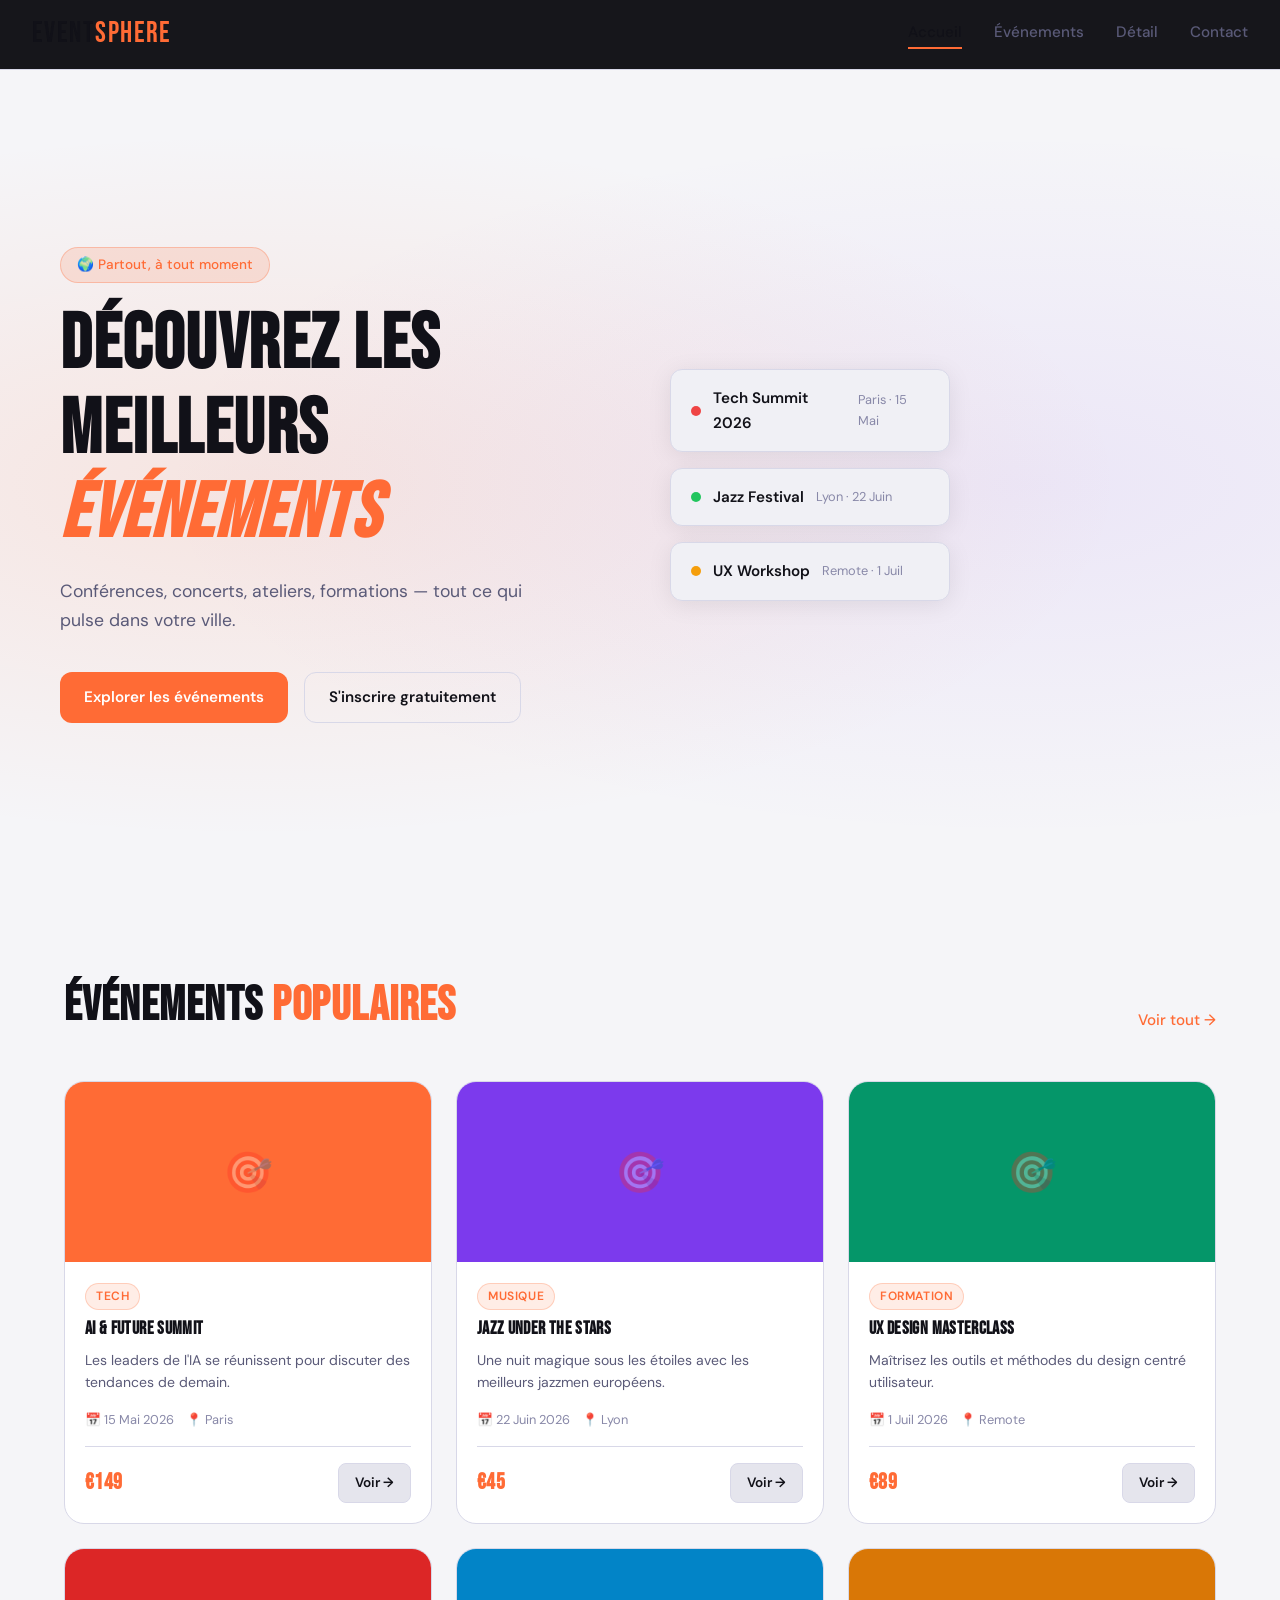
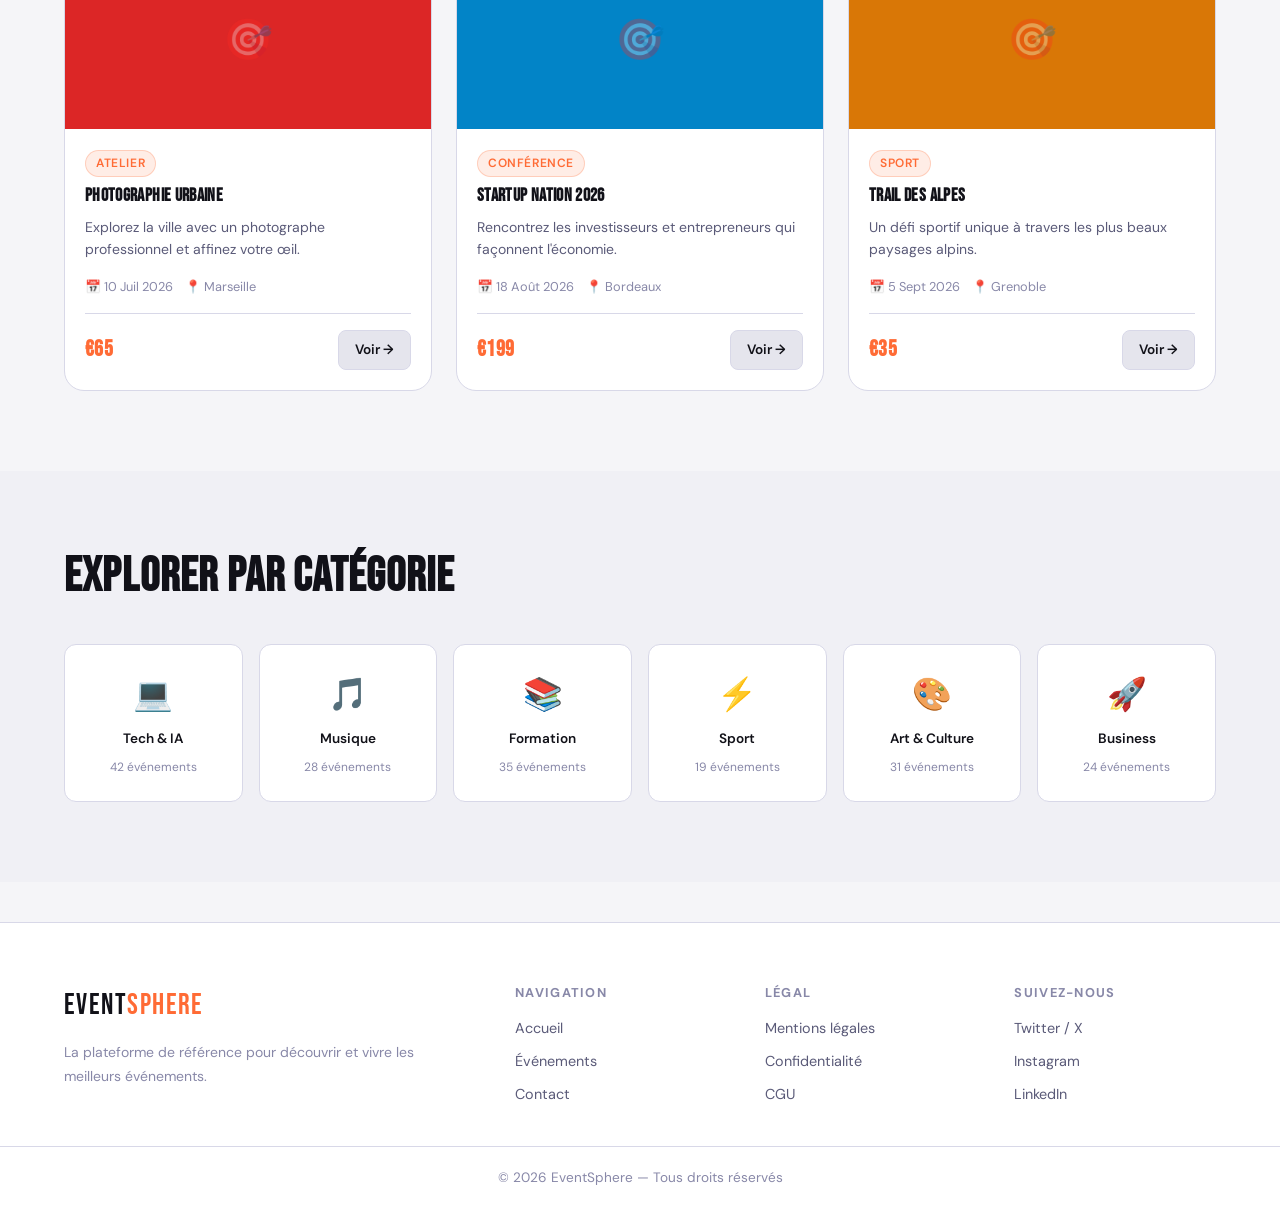
<file: eventsphere/index.html>
<!DOCTYPE html>
<html lang="fr">
<head>
  <meta charset="UTF-8">
  <title>EventSphere</title>
  <meta name="viewport" content="width=device-width, initial-scale=1.0">
  <link rel="preconnect" href="https://fonts.googleapis.com">
  <link rel="preconnect" href="https://fonts.gstatic.com" crossorigin>
  <link href="https://fonts.googleapis.com/css2?family=Bebas+Neue&family=DM+Sans:ital,wght@0,300;0,400;0,500;0,700;1,300&display=swap" rel="stylesheet">
  <link rel="stylesheet" href="css/style.css">
  <link rel="stylesheet" href="css/layout.css">
  <link rel="stylesheet" href="css/components.css">
  <link rel="stylesheet" href="css/responsive.css">
</head>
<body>

<header class="header">
  <div class="logo">Event<span>Sphere</span></div>
  <nav class="nav" id="nav">
    <a href="index.html" class="active">Accueil</a>
    <a href="events.html">Événements</a>
    <a href="event-details.html">Détail</a>
    <a href="contact.html">Contact</a>
  </nav>
  <button class="burger" id="burger" aria-label="Menu">
    <span></span><span></span><span></span>
  </button>
</header>

<section class="hero">
  <div class="hero-bg"></div>
  <div class="hero-content">
    <p class="hero-tag">🌍 Partout, à tout moment</p>
    <h1>Découvrez les meilleurs <em>événements</em></h1>
    <p class="hero-sub">Conférences, concerts, ateliers, formations — tout ce qui pulse dans votre ville.</p>
    <div class="hero-actions">
      <a href="events.html" class="btn btn-primary">Explorer les événements</a>
      <a href="contact.html" class="btn btn-ghost">S'inscrire gratuitement</a>
    </div>
  </div>
  <div class="hero-visual">
    <div class="hero-card floating">
      <div class="hc-dot red"></div>
      <strong>Tech Summit 2026</strong>
      <span>Paris · 15 Mai</span>
    </div>
    <div class="hero-card floating delay-1">
      <div class="hc-dot green"></div>
      <strong>Jazz Festival</strong>
      <span>Lyon · 22 Juin</span>
    </div>
    <div class="hero-card floating delay-2">
      <div class="hc-dot yellow"></div>
      <strong>UX Workshop</strong>
      <span>Remote · 1 Juil</span>
    </div>
  </div>
</section>

<section class="section popular">
  <div class="container">
    <div class="section-header">
      <h2>Événements <span>populaires</span></h2>
      <a href="events.html" class="link-more">Voir tout →</a>
    </div>
    <div class="event-grid">
      <div class="card" onclick="location.href='event-details.html'">
        <div class="card-img" style="background:#ff6b35;"></div>
        <div class="card-body">
          <span class="tag">Tech</span>
          <h3>AI & Future Summit</h3>
          <p>Les leaders de l'IA se réunissent pour discuter des tendances de demain.</p>
          <div class="card-meta">
            <span>📅 15 Mai 2026</span>
            <span>📍 Paris</span>
          </div>
          <div class="card-footer">
            <strong class="price">€149</strong>
            <a href="event-details.html" class="btn btn-sm">Voir →</a>
          </div>
        </div>
      </div>
      <div class="card" onclick="location.href='event-details.html'">
        <div class="card-img" style="background:#7c3aed;"></div>
        <div class="card-body">
          <span class="tag">Musique</span>
          <h3>Jazz Under The Stars</h3>
          <p>Une nuit magique sous les étoiles avec les meilleurs jazzmen européens.</p>
          <div class="card-meta">
            <span>📅 22 Juin 2026</span>
            <span>📍 Lyon</span>
          </div>
          <div class="card-footer">
            <strong class="price">€45</strong>
            <a href="event-details.html" class="btn btn-sm">Voir →</a>
          </div>
        </div>
      </div>
      <div class="card" onclick="location.href='event-details.html'">
        <div class="card-img" style="background:#059669;"></div>
        <div class="card-body">
          <span class="tag">Formation</span>
          <h3>UX Design Masterclass</h3>
          <p>Maîtrisez les outils et méthodes du design centré utilisateur.</p>
          <div class="card-meta">
            <span>📅 1 Juil 2026</span>
            <span>📍 Remote</span>
          </div>
          <div class="card-footer">
            <strong class="price">€89</strong>
            <a href="event-details.html" class="btn btn-sm">Voir →</a>
          </div>
        </div>
      </div>
      <div class="card" onclick="location.href='event-details.html'">
        <div class="card-img" style="background:#dc2626;"></div>
        <div class="card-body">
          <span class="tag">Atelier</span>
          <h3>Photographie Urbaine</h3>
          <p>Explorez la ville avec un photographe professionnel et affinez votre œil.</p>
          <div class="card-meta">
            <span>📅 10 Juil 2026</span>
            <span>📍 Marseille</span>
          </div>
          <div class="card-footer">
            <strong class="price">€65</strong>
            <a href="event-details.html" class="btn btn-sm">Voir →</a>
          </div>
        </div>
      </div>
      <div class="card" onclick="location.href='event-details.html'">
        <div class="card-img" style="background:#0284c7;"></div>
        <div class="card-body">
          <span class="tag">Conférence</span>
          <h3>Startup Nation 2026</h3>
          <p>Rencontrez les investisseurs et entrepreneurs qui façonnent l'économie.</p>
          <div class="card-meta">
            <span>📅 18 Août 2026</span>
            <span>📍 Bordeaux</span>
          </div>
          <div class="card-footer">
            <strong class="price">€199</strong>
            <a href="event-details.html" class="btn btn-sm">Voir →</a>
          </div>
        </div>
      </div>
      <div class="card" onclick="location.href='event-details.html'">
        <div class="card-img" style="background:#d97706;"></div>
        <div class="card-body">
          <span class="tag">Sport</span>
          <h3>Trail des Alpes</h3>
          <p>Un défi sportif unique à travers les plus beaux paysages alpins.</p>
          <div class="card-meta">
            <span>📅 5 Sept 2026</span>
            <span>📍 Grenoble</span>
          </div>
          <div class="card-footer">
            <strong class="price">€35</strong>
            <a href="event-details.html" class="btn btn-sm">Voir →</a>
          </div>
        </div>
      </div>
    </div>
  </div>
</section>

<section class="section categories">
  <div class="container">
    <h2>Explorer par <span>catégorie</span></h2>
    <div class="cat-grid">
      <a href="events.html?cat=tech" class="cat-card">
        <div class="cat-icon">💻</div>
        <strong>Tech & IA</strong>
        <span>42 événements</span>
      </a>
      <a href="events.html?cat=music" class="cat-card">
        <div class="cat-icon">🎵</div>
        <strong>Musique</strong>
        <span>28 événements</span>
      </a>
      <a href="events.html?cat=formation" class="cat-card">
        <div class="cat-icon">📚</div>
        <strong>Formation</strong>
        <span>35 événements</span>
      </a>
      <a href="events.html?cat=sport" class="cat-card">
        <div class="cat-icon">⚡</div>
        <strong>Sport</strong>
        <span>19 événements</span>
      </a>
      <a href="events.html?cat=art" class="cat-card">
        <div class="cat-icon">🎨</div>
        <strong>Art & Culture</strong>
        <span>31 événements</span>
      </a>
      <a href="events.html?cat=business" class="cat-card">
        <div class="cat-icon">🚀</div>
        <strong>Business</strong>
        <span>24 événements</span>
      </a>
    </div>
  </div>
</section>

<footer class="footer">
  <div class="container footer-grid">
    <div class="footer-brand">
      <div class="logo">Event<span>Sphere</span></div>
      <p>La plateforme de référence pour découvrir et vivre les meilleurs événements.</p>
    </div>
    <div class="footer-links">
      <strong>Navigation</strong>
      <a href="index.html">Accueil</a>
      <a href="events.html">Événements</a>
      <a href="contact.html">Contact</a>
    </div>
    <div class="footer-links">
      <strong>Légal</strong>
      <a href="#">Mentions légales</a>
      <a href="#">Confidentialité</a>
      <a href="#">CGU</a>
    </div>
    <div class="footer-links">
      <strong>Suivez-nous</strong>
      <a href="#">Twitter / X</a>
      <a href="#">Instagram</a>
      <a href="#">LinkedIn</a>
    </div>
  </div>
  <div class="footer-bottom">
    <p>© 2026 EventSphere — Tous droits réservés</p>
  </div>
</footer>

<script src="js/script.js"></script>
</body>
</html>
</file>
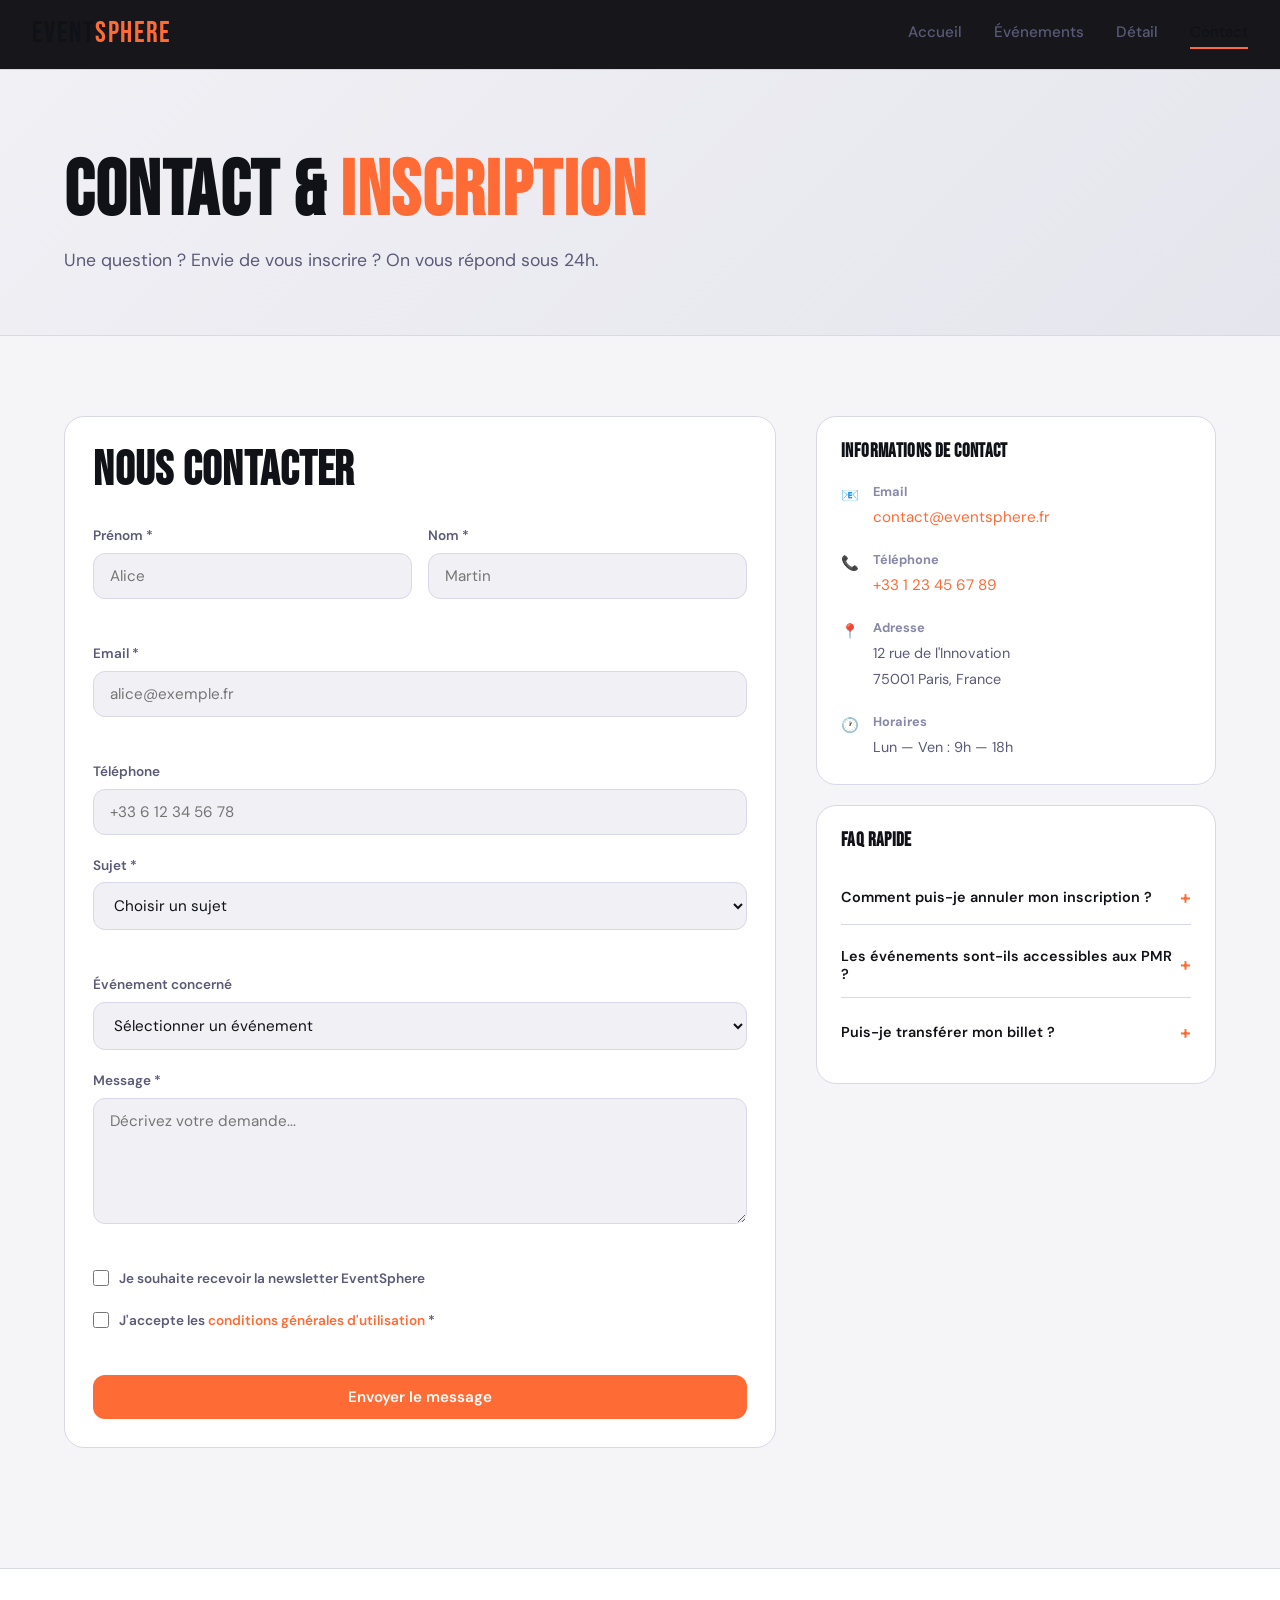
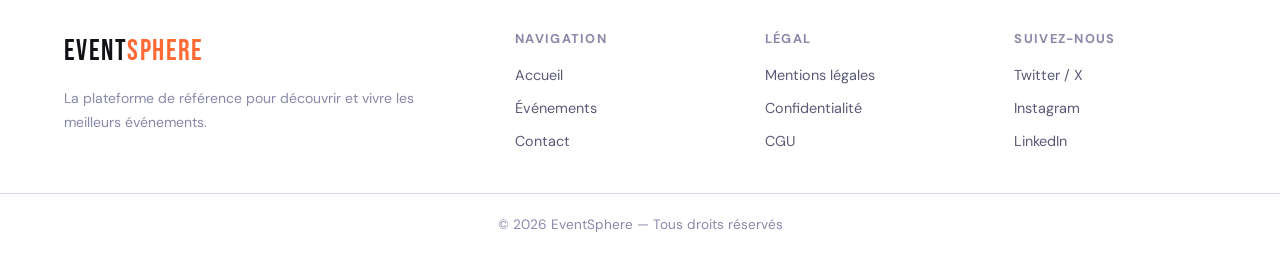
<file: eventsphere/contact.html>
<!DOCTYPE html>
<html lang="fr">
<head>
  <meta charset="UTF-8">
  <title>Contact — EventSphere</title>
  <meta name="viewport" content="width=device-width, initial-scale=1.0">
  <link rel="preconnect" href="https://fonts.googleapis.com">
  <link rel="preconnect" href="https://fonts.gstatic.com" crossorigin>
  <link href="https://fonts.googleapis.com/css2?family=Bebas+Neue&family=DM+Sans:ital,wght@0,300;0,400;0,500;0,700;1,300&display=swap" rel="stylesheet">
  <link rel="stylesheet" href="css/style.css">
  <link rel="stylesheet" href="css/layout.css">
  <link rel="stylesheet" href="css/components.css">
  <link rel="stylesheet" href="css/responsive.css">
</head>
<body>

<header class="header">
  <div class="logo">Event<span>Sphere</span></div>
  <nav class="nav" id="nav">
    <a href="index.html">Accueil</a>
    <a href="events.html">Événements</a>
    <a href="event-details.html">Détail</a>
    <a href="contact.html" class="active">Contact</a>
  </nav>
  <button class="burger" id="burger" aria-label="Menu">
    <span></span><span></span><span></span>
  </button>
</header>

<div class="page-hero">
  <div class="container">
    <h1>Contact & <span>Inscription</span></h1>
    <p>Une question ? Envie de vous inscrire ? On vous répond sous 24h.</p>
  </div>
</div>

<section class="section contact-section">
  <div class="container contact-grid">
    <div class="contact-form-col">
      <div class="card">
        <h2>Nous contacter</h2>
        <form class="contact-form" id="contactForm" novalidate>
          <div class="form-row">
            <div class="form-group">
              <label for="firstName">Prénom *</label>
              <input type="text" id="firstName" name="firstName" placeholder="Alice" required>
              <span class="field-error" id="firstNameError"></span>
            </div>
            <div class="form-group">
              <label for="lastName">Nom *</label>
              <input type="text" id="lastName" name="lastName" placeholder="Martin" required>
              <span class="field-error" id="lastNameError"></span>
            </div>
          </div>

          <div class="form-group">
            <label for="email">Email *</label>
            <input type="email" id="email" name="email" placeholder="alice@exemple.fr" required>
            <span class="field-error" id="emailError"></span>
          </div>

          <div class="form-group">
            <label for="phone">Téléphone</label>
            <input type="tel" id="phone" name="phone" placeholder="+33 6 12 34 56 78">
          </div>

          <div class="form-group">
            <label for="subject">Sujet *</label>
            <select id="subject" name="subject" required>
              <option value="">Choisir un sujet</option>
              <option value="inscription">Inscription à un événement</option>
              <option value="info">Demande d'information</option>
              <option value="partenariat">Partenariat / Sponsoring</option>
              <option value="autre">Autre</option>
            </select>
            <span class="field-error" id="subjectError"></span>
          </div>

          <div class="form-group">
            <label for="event">Événement concerné</label>
            <select id="event" name="event">
              <option value="">Sélectionner un événement</option>
              <option value="ai-summit">AI & Future Summit</option>
              <option value="jazz">Jazz Under The Stars</option>
              <option value="ux">UX Design Masterclass</option>
              <option value="photo">Photographie Urbaine</option>
              <option value="startup">Startup Nation 2026</option>
              <option value="trail">Trail des Alpes</option>
            </select>
          </div>

          <div class="form-group">
            <label for="message">Message *</label>
            <textarea id="message" name="message" rows="5" placeholder="Décrivez votre demande..." required></textarea>
            <span class="field-error" id="messageError"></span>
          </div>

          <div class="form-group checkbox-group">
            <label class="checkbox-label">
              <input type="checkbox" id="newsletter" name="newsletter">
              <span>Je souhaite recevoir la newsletter EventSphere</span>
            </label>
          </div>

          <div class="form-group checkbox-group">
            <label class="checkbox-label">
              <input type="checkbox" id="terms" name="terms" required>
              <span>J'accepte les <a href="#">conditions générales d'utilisation</a> *</span>
            </label>
            <span class="field-error" id="termsError"></span>
          </div>

          <button type="submit" class="btn btn-primary full-width">Envoyer le message</button>
        </form>

        <div class="success-message" id="successMsg" style="display:none;">
          <div class="success-icon">✅</div>
          <h3>Message envoyé !</h3>
          <p>Merci pour votre message. Notre équipe vous répondra dans les 24 heures.</p>
        </div>
      </div>
    </div>

    <div class="contact-info-col">
      <div class="card contact-info-card">
        <h3>Informations de contact</h3>
        <div class="contact-info-list">
          <div class="contact-info-item">
            <span class="ci-icon">📧</span>
            <div>
              <strong>Email</strong>
              <a href="mailto:contact@eventsphere.fr">contact@eventsphere.fr</a>
            </div>
          </div>
          <div class="contact-info-item">
            <span class="ci-icon">📞</span>
            <div>
              <strong>Téléphone</strong>
              <a href="tel:+33123456789">+33 1 23 45 67 89</a>
            </div>
          </div>
          <div class="contact-info-item">
            <span class="ci-icon">📍</span>
            <div>
              <strong>Adresse</strong>
              <span>12 rue de l'Innovation<br>75001 Paris, France</span>
            </div>
          </div>
          <div class="contact-info-item">
            <span class="ci-icon">🕐</span>
            <div>
              <strong>Horaires</strong>
              <span>Lun — Ven : 9h — 18h</span>
            </div>
          </div>
        </div>
      </div>

      <div class="card contact-info-card">
        <h3>FAQ rapide</h3>
        <div class="faq-list">
          <div class="faq-item">
            <button class="faq-q" onclick="toggleFaq(this)">Comment puis-je annuler mon inscription ?</button>
            <div class="faq-a">Vous pouvez annuler jusqu'à 7 jours avant l'événement pour un remboursement complet.</div>
          </div>
          <div class="faq-item">
            <button class="faq-q" onclick="toggleFaq(this)">Les événements sont-ils accessibles aux PMR ?</button>
            <div class="faq-a">Oui, tous nos lieux partenaires sont accessibles aux personnes à mobilité réduite.</div>
          </div>
          <div class="faq-item">
            <button class="faq-q" onclick="toggleFaq(this)">Puis-je transférer mon billet ?</button>
            <div class="faq-a">Oui, les billets sont transférables jusqu'à 48h avant l'événement depuis votre espace personnel.</div>
          </div>
        </div>
      </div>
    </div>
  </div>
</section>

<footer class="footer">
  <div class="container footer-grid">
    <div class="footer-brand">
      <div class="logo">Event<span>Sphere</span></div>
      <p>La plateforme de référence pour découvrir et vivre les meilleurs événements.</p>
    </div>
    <div class="footer-links">
      <strong>Navigation</strong>
      <a href="index.html">Accueil</a>
      <a href="events.html">Événements</a>
      <a href="contact.html">Contact</a>
    </div>
    <div class="footer-links">
      <strong>Légal</strong>
      <a href="#">Mentions légales</a>
      <a href="#">Confidentialité</a>
      <a href="#">CGU</a>
    </div>
    <div class="footer-links">
      <strong>Suivez-nous</strong>
      <a href="#">Twitter / X</a>
      <a href="#">Instagram</a>
      <a href="#">LinkedIn</a>
    </div>
  </div>
  <div class="footer-bottom">
    <p>© 2026 EventSphere — Tous droits réservés</p>
  </div>
</footer>

<script src="js/script.js"></script>
</body>
</html>
</file>
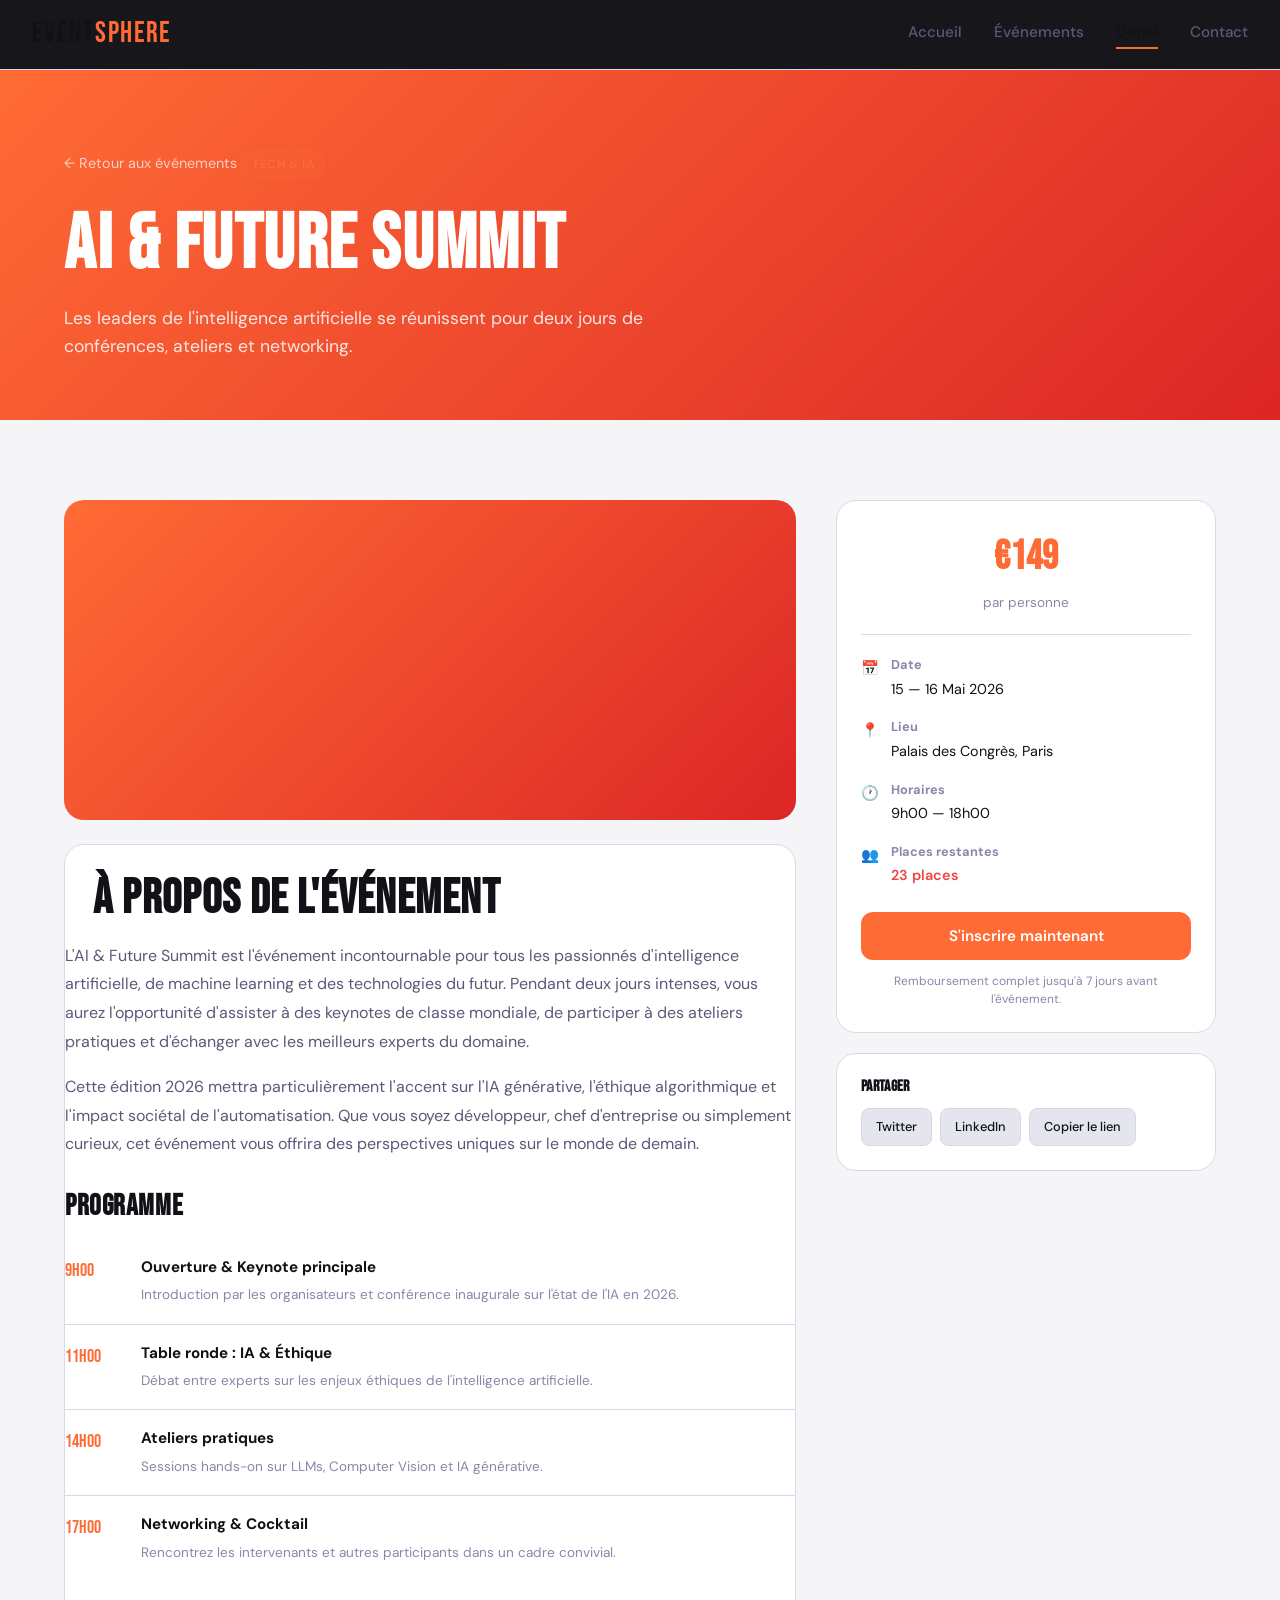
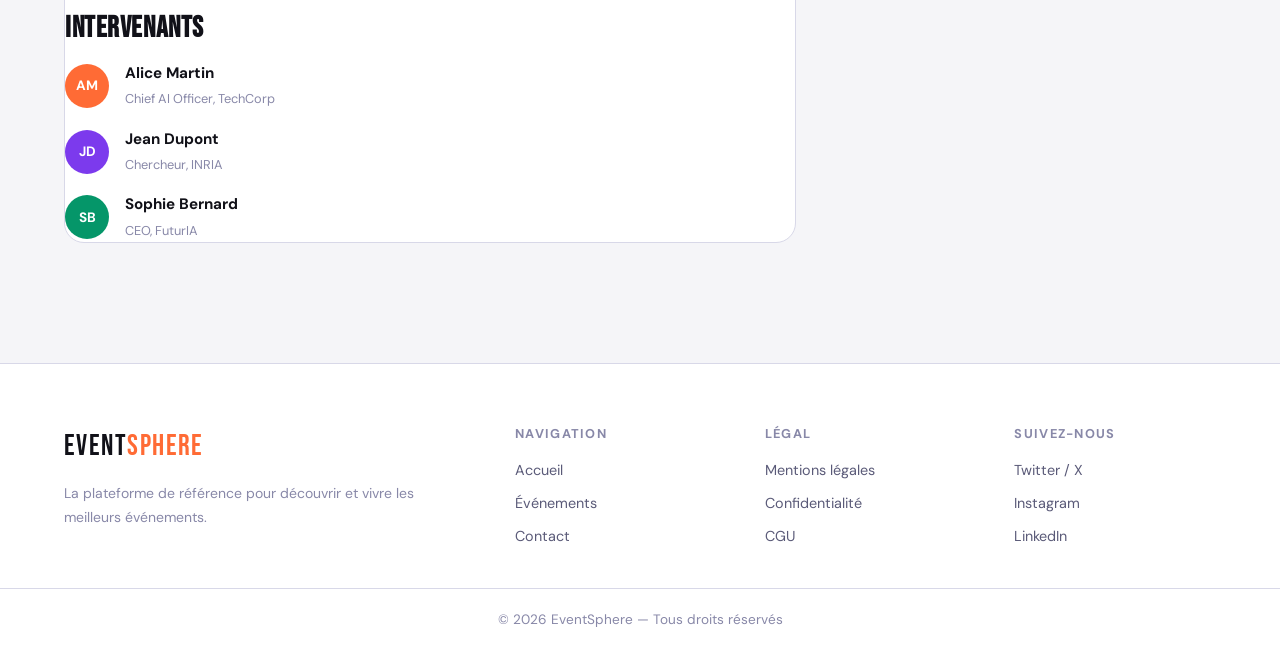
<file: eventsphere/event-details.html>
<!DOCTYPE html>
<html lang="fr">
<head>
  <meta charset="UTF-8">
  <title>AI & Future Summit — EventSphere</title>
  <meta name="viewport" content="width=device-width, initial-scale=1.0">
  <link rel="preconnect" href="https://fonts.googleapis.com">
  <link rel="preconnect" href="https://fonts.gstatic.com" crossorigin>
  <link href="https://fonts.googleapis.com/css2?family=Bebas+Neue&family=DM+Sans:ital,wght@0,300;0,400;0,500;0,700;1,300&display=swap" rel="stylesheet">
  <link rel="stylesheet" href="css/style.css">
  <link rel="stylesheet" href="css/layout.css">
  <link rel="stylesheet" href="css/components.css">
  <link rel="stylesheet" href="css/responsive.css">
</head>
<body>

<header class="header">
  <div class="logo">Event<span>Sphere</span></div>
  <nav class="nav" id="nav">
    <a href="index.html">Accueil</a>
    <a href="events.html">Événements</a>
    <a href="event-details.html" class="active">Détail</a>
    <a href="contact.html">Contact</a>
  </nav>
  <button class="burger" id="burger" aria-label="Menu">
    <span></span><span></span><span></span>
  </button>
</header>

<div class="detail-hero" style="background: linear-gradient(135deg, #ff6b35 0%, #dc2626 100%);">
  <div class="container">
    <a href="events.html" class="back-link">← Retour aux événements</a>
    <span class="tag">Tech & IA</span>
    <h1>AI & Future Summit</h1>
    <p>Les leaders de l'intelligence artificielle se réunissent pour deux jours de conférences, ateliers et networking.</p>
  </div>
</div>

<section class="section detail-section">
  <div class="container detail-grid">
    <div class="detail-main">
      <div class="detail-img" style="background: linear-gradient(135deg, #ff6b35, #dc2626);"></div>

      <div class="detail-content card">
        <h2>À propos de l'événement</h2>
        <p>L'AI & Future Summit est l'événement incontournable pour tous les passionnés d'intelligence artificielle, de machine learning et des technologies du futur. Pendant deux jours intenses, vous aurez l'opportunité d'assister à des keynotes de classe mondiale, de participer à des ateliers pratiques et d'échanger avec les meilleurs experts du domaine.</p>
        <p>Cette édition 2026 mettra particulièrement l'accent sur l'IA générative, l'éthique algorithmique et l'impact sociétal de l'automatisation. Que vous soyez développeur, chef d'entreprise ou simplement curieux, cet événement vous offrira des perspectives uniques sur le monde de demain.</p>

        <h3>Programme</h3>
        <div class="programme">
          <div class="programme-item">
            <span class="prog-time">9h00</span>
            <div class="prog-content">
              <strong>Ouverture & Keynote principale</strong>
              <p>Introduction par les organisateurs et conférence inaugurale sur l'état de l'IA en 2026.</p>
            </div>
          </div>
          <div class="programme-item">
            <span class="prog-time">11h00</span>
            <div class="prog-content">
              <strong>Table ronde : IA & Éthique</strong>
              <p>Débat entre experts sur les enjeux éthiques de l'intelligence artificielle.</p>
            </div>
          </div>
          <div class="programme-item">
            <span class="prog-time">14h00</span>
            <div class="prog-content">
              <strong>Ateliers pratiques</strong>
              <p>Sessions hands-on sur LLMs, Computer Vision et IA générative.</p>
            </div>
          </div>
          <div class="programme-item">
            <span class="prog-time">17h00</span>
            <div class="prog-content">
              <strong>Networking & Cocktail</strong>
              <p>Rencontrez les intervenants et autres participants dans un cadre convivial.</p>
            </div>
          </div>
        </div>

        <h3>Intervenants</h3>
        <div class="speakers">
          <div class="speaker">
            <div class="speaker-avatar" style="background:#ff6b35;">AM</div>
            <div>
              <strong>Alice Martin</strong>
              <span>Chief AI Officer, TechCorp</span>
            </div>
          </div>
          <div class="speaker">
            <div class="speaker-avatar" style="background:#7c3aed;">JD</div>
            <div>
              <strong>Jean Dupont</strong>
              <span>Chercheur, INRIA</span>
            </div>
          </div>
          <div class="speaker">
            <div class="speaker-avatar" style="background:#059669;">SB</div>
            <div>
              <strong>Sophie Bernard</strong>
              <span>CEO, FuturIA</span>
            </div>
          </div>
        </div>
      </div>
    </div>

    <aside class="detail-sidebar">
      <div class="card sidebar-card sticky-card">
        <div class="sidebar-price">
          <strong>€149</strong>
          <span>par personne</span>
        </div>

        <div class="sidebar-infos">
          <div class="info-row">
            <span class="info-icon">📅</span>
            <div>
              <strong>Date</strong>
              <span>15 — 16 Mai 2026</span>
            </div>
          </div>
          <div class="info-row">
            <span class="info-icon">📍</span>
            <div>
              <strong>Lieu</strong>
              <span>Palais des Congrès, Paris</span>
            </div>
          </div>
          <div class="info-row">
            <span class="info-icon">🕐</span>
            <div>
              <strong>Horaires</strong>
              <span>9h00 — 18h00</span>
            </div>
          </div>
          <div class="info-row">
            <span class="info-icon">👥</span>
            <div>
              <strong>Places restantes</strong>
              <span class="urgent">23 places</span>
            </div>
          </div>
        </div>

        <a href="contact.html" class="btn btn-primary full-width">S'inscrire maintenant</a>
        <p class="sidebar-note">Remboursement complet jusqu'à 7 jours avant l'événement.</p>
      </div>

      <div class="card sidebar-card">
        <h4>Partager</h4>
        <div class="share-buttons">
          <a href="#" class="share-btn">Twitter</a>
          <a href="#" class="share-btn">LinkedIn</a>
          <a href="#" class="share-btn">Copier le lien</a>
        </div>
      </div>
    </aside>
  </div>
</section>

<footer class="footer">
  <div class="container footer-grid">
    <div class="footer-brand">
      <div class="logo">Event<span>Sphere</span></div>
      <p>La plateforme de référence pour découvrir et vivre les meilleurs événements.</p>
    </div>
    <div class="footer-links">
      <strong>Navigation</strong>
      <a href="index.html">Accueil</a>
      <a href="events.html">Événements</a>
      <a href="contact.html">Contact</a>
    </div>
    <div class="footer-links">
      <strong>Légal</strong>
      <a href="#">Mentions légales</a>
      <a href="#">Confidentialité</a>
      <a href="#">CGU</a>
    </div>
    <div class="footer-links">
      <strong>Suivez-nous</strong>
      <a href="#">Twitter / X</a>
      <a href="#">Instagram</a>
      <a href="#">LinkedIn</a>
    </div>
  </div>
  <div class="footer-bottom">
    <p>© 2026 EventSphere — Tous droits réservés</p>
  </div>
</footer>

<script src="js/script.js"></script>
</body>
</html>
</file>
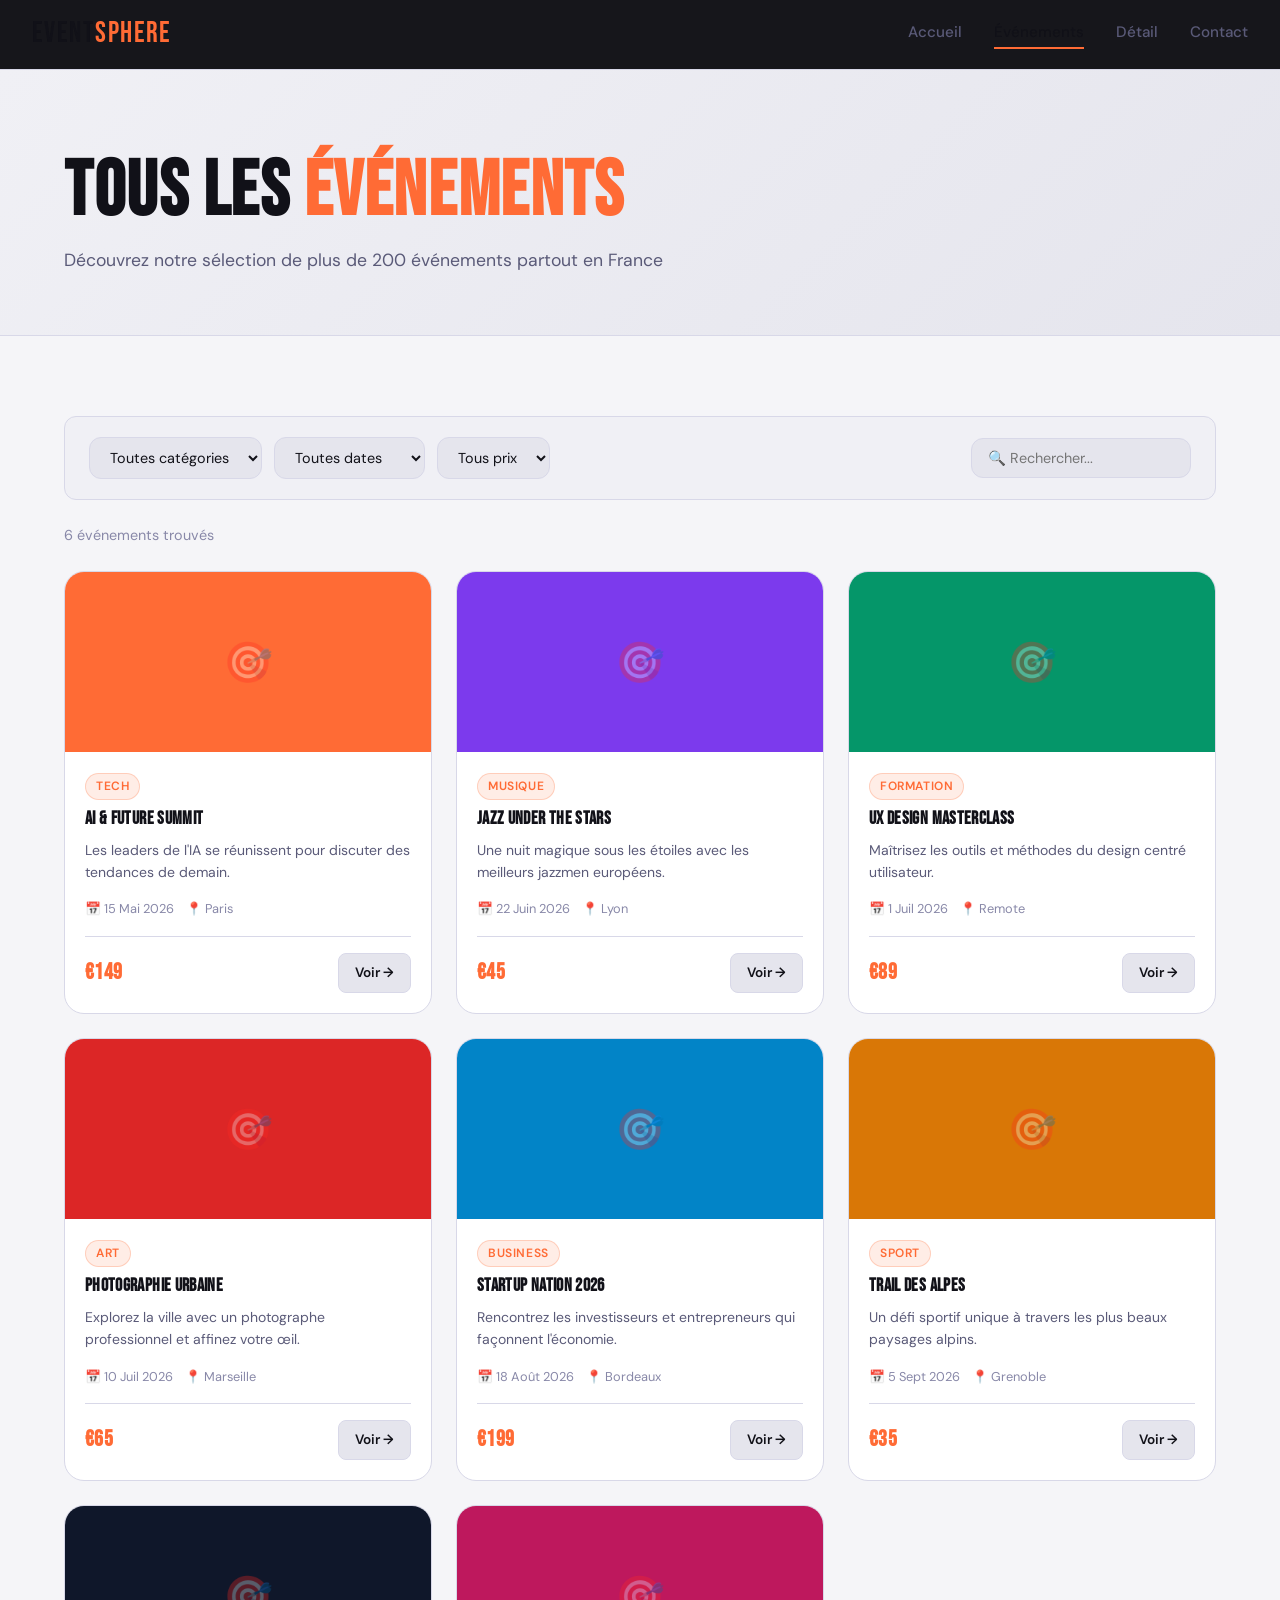
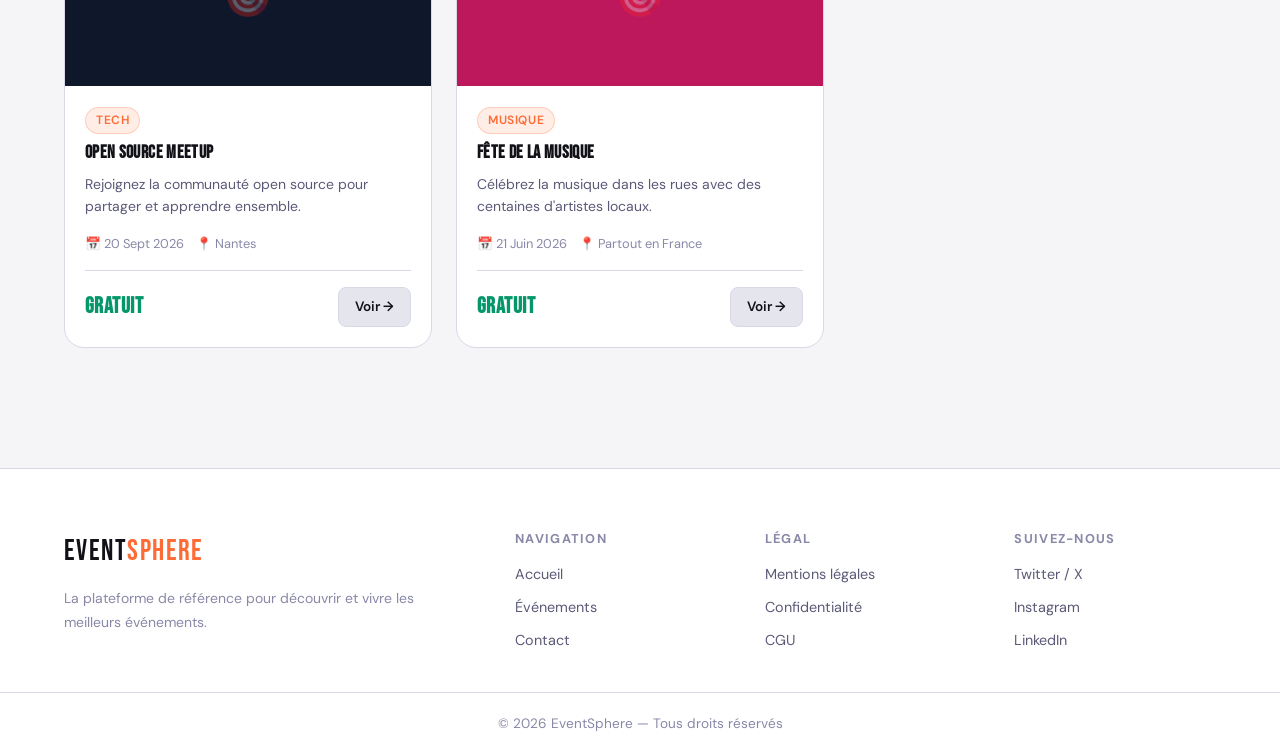
<file: eventsphere/events.html>
<!DOCTYPE html>
<html lang="fr">
<head>
  <meta charset="UTF-8">
  <title>Événements — EventSphere</title>
  <meta name="viewport" content="width=device-width, initial-scale=1.0">
  <link rel="preconnect" href="https://fonts.googleapis.com">
  <link rel="preconnect" href="https://fonts.gstatic.com" crossorigin>
  <link href="https://fonts.googleapis.com/css2?family=Bebas+Neue&family=DM+Sans:ital,wght@0,300;0,400;0,500;0,700;1,300&display=swap" rel="stylesheet">
  <link rel="stylesheet" href="css/style.css">
  <link rel="stylesheet" href="css/layout.css">
  <link rel="stylesheet" href="css/components.css">
  <link rel="stylesheet" href="css/responsive.css">
</head>
<body>

<header class="header">
  <div class="logo">Event<span>Sphere</span></div>
  <nav class="nav" id="nav">
    <a href="index.html">Accueil</a>
    <a href="events.html" class="active">Événements</a>
    <a href="event-details.html">Détail</a>
    <a href="contact.html">Contact</a>
  </nav>
  <button class="burger" id="burger" aria-label="Menu">
    <span></span><span></span><span></span>
  </button>
</header>

<div class="page-hero">
  <div class="container">
    <h1>Tous les <span>événements</span></h1>
    <p>Découvrez notre sélection de plus de 200 événements partout en France</p>
  </div>
</div>

<section class="section events-page">
  <div class="container">
    <div class="filters-bar">
      <div class="filters-left">
        <select class="filter-select" id="filterCat">
          <option value="">Toutes catégories</option>
          <option value="tech">Tech & IA</option>
          <option value="musique">Musique</option>
          <option value="formation">Formation</option>
          <option value="sport">Sport</option>
          <option value="art">Art & Culture</option>
          <option value="business">Business</option>
        </select>
        <select class="filter-select" id="filterDate">
          <option value="">Toutes dates</option>
          <option value="this-week">Cette semaine</option>
          <option value="this-month">Ce mois</option>
          <option value="next-month">Mois prochain</option>
        </select>
        <select class="filter-select" id="filterPrice">
          <option value="">Tous prix</option>
          <option value="free">Gratuit</option>
          <option value="paid">Payant</option>
        </select>
      </div>
      <div class="filters-right">
        <input type="search" class="filter-search" placeholder="🔍 Rechercher..." id="searchInput">
      </div>
    </div>

    <p class="results-count" id="resultsCount">6 événements trouvés</p>

    <div class="event-grid" id="eventsGrid">
      <div class="card" data-cat="tech" data-price="paid" onclick="location.href='event-details.html'">
        <div class="card-img" style="background:#ff6b35;"></div>
        <div class="card-body">
          <span class="tag">Tech</span>
          <h3>AI & Future Summit</h3>
          <p>Les leaders de l'IA se réunissent pour discuter des tendances de demain.</p>
          <div class="card-meta">
            <span>📅 15 Mai 2026</span>
            <span>📍 Paris</span>
          </div>
          <div class="card-footer">
            <strong class="price">€149</strong>
            <a href="event-details.html" class="btn btn-sm">Voir →</a>
          </div>
        </div>
      </div>
      <div class="card" data-cat="musique" data-price="paid" onclick="location.href='event-details.html'">
        <div class="card-img" style="background:#7c3aed;"></div>
        <div class="card-body">
          <span class="tag">Musique</span>
          <h3>Jazz Under The Stars</h3>
          <p>Une nuit magique sous les étoiles avec les meilleurs jazzmen européens.</p>
          <div class="card-meta">
            <span>📅 22 Juin 2026</span>
            <span>📍 Lyon</span>
          </div>
          <div class="card-footer">
            <strong class="price">€45</strong>
            <a href="event-details.html" class="btn btn-sm">Voir →</a>
          </div>
        </div>
      </div>
      <div class="card" data-cat="formation" data-price="paid" onclick="location.href='event-details.html'">
        <div class="card-img" style="background:#059669;"></div>
        <div class="card-body">
          <span class="tag">Formation</span>
          <h3>UX Design Masterclass</h3>
          <p>Maîtrisez les outils et méthodes du design centré utilisateur.</p>
          <div class="card-meta">
            <span>📅 1 Juil 2026</span>
            <span>📍 Remote</span>
          </div>
          <div class="card-footer">
            <strong class="price">€89</strong>
            <a href="event-details.html" class="btn btn-sm">Voir →</a>
          </div>
        </div>
      </div>
      <div class="card" data-cat="art" data-price="paid" onclick="location.href='event-details.html'">
        <div class="card-img" style="background:#dc2626;"></div>
        <div class="card-body">
          <span class="tag">Art</span>
          <h3>Photographie Urbaine</h3>
          <p>Explorez la ville avec un photographe professionnel et affinez votre œil.</p>
          <div class="card-meta">
            <span>📅 10 Juil 2026</span>
            <span>📍 Marseille</span>
          </div>
          <div class="card-footer">
            <strong class="price">€65</strong>
            <a href="event-details.html" class="btn btn-sm">Voir →</a>
          </div>
        </div>
      </div>
      <div class="card" data-cat="business" data-price="paid" onclick="location.href='event-details.html'">
        <div class="card-img" style="background:#0284c7;"></div>
        <div class="card-body">
          <span class="tag">Business</span>
          <h3>Startup Nation 2026</h3>
          <p>Rencontrez les investisseurs et entrepreneurs qui façonnent l'économie.</p>
          <div class="card-meta">
            <span>📅 18 Août 2026</span>
            <span>📍 Bordeaux</span>
          </div>
          <div class="card-footer">
            <strong class="price">€199</strong>
            <a href="event-details.html" class="btn btn-sm">Voir →</a>
          </div>
        </div>
      </div>
      <div class="card" data-cat="sport" data-price="paid" onclick="location.href='event-details.html'">
        <div class="card-img" style="background:#d97706;"></div>
        <div class="card-body">
          <span class="tag">Sport</span>
          <h3>Trail des Alpes</h3>
          <p>Un défi sportif unique à travers les plus beaux paysages alpins.</p>
          <div class="card-meta">
            <span>📅 5 Sept 2026</span>
            <span>📍 Grenoble</span>
          </div>
          <div class="card-footer">
            <strong class="price">€35</strong>
            <a href="event-details.html" class="btn btn-sm">Voir →</a>
          </div>
        </div>
      </div>
      <div class="card" data-cat="tech" data-price="free" onclick="location.href='event-details.html'">
        <div class="card-img" style="background:#0f172a;"></div>
        <div class="card-body">
          <span class="tag">Tech</span>
          <h3>Open Source Meetup</h3>
          <p>Rejoignez la communauté open source pour partager et apprendre ensemble.</p>
          <div class="card-meta">
            <span>📅 20 Sept 2026</span>
            <span>📍 Nantes</span>
          </div>
          <div class="card-footer">
            <strong class="price free-price">Gratuit</strong>
            <a href="event-details.html" class="btn btn-sm">Voir →</a>
          </div>
        </div>
      </div>
      <div class="card" data-cat="musique" data-price="free" onclick="location.href='event-details.html'">
        <div class="card-img" style="background:#be185d;"></div>
        <div class="card-body">
          <span class="tag">Musique</span>
          <h3>Fête de la Musique</h3>
          <p>Célébrez la musique dans les rues avec des centaines d'artistes locaux.</p>
          <div class="card-meta">
            <span>📅 21 Juin 2026</span>
            <span>📍 Partout en France</span>
          </div>
          <div class="card-footer">
            <strong class="price free-price">Gratuit</strong>
            <a href="event-details.html" class="btn btn-sm">Voir →</a>
          </div>
        </div>
      </div>
    </div>

    <div class="no-results" id="noResults" style="display:none;">
      <p>😕 Aucun événement ne correspond à votre recherche.</p>
    </div>
  </div>
</section>

<footer class="footer">
  <div class="container footer-grid">
    <div class="footer-brand">
      <div class="logo">Event<span>Sphere</span></div>
      <p>La plateforme de référence pour découvrir et vivre les meilleurs événements.</p>
    </div>
    <div class="footer-links">
      <strong>Navigation</strong>
      <a href="index.html">Accueil</a>
      <a href="events.html">Événements</a>
      <a href="contact.html">Contact</a>
    </div>
    <div class="footer-links">
      <strong>Légal</strong>
      <a href="#">Mentions légales</a>
      <a href="#">Confidentialité</a>
      <a href="#">CGU</a>
    </div>
    <div class="footer-links">
      <strong>Suivez-nous</strong>
      <a href="#">Twitter / X</a>
      <a href="#">Instagram</a>
      <a href="#">LinkedIn</a>
    </div>
  </div>
  <div class="footer-bottom">
    <p>© 2026 EventSphere — Tous droits réservés</p>
  </div>
</footer>

<script src="js/script.js"></script>
</body>
</html>
</file>
<file: eventsphere/css/style.css>
:root {
  --black: #0a0a0f;
  --dark: #111118;
  --dark-2: #1a1a24;
  --dark-3: #252535;
  --border: #2a2a3a;
  --muted: #6b6b8a;
  --text: #e8e8f0;
  --text-soft: #a0a0b8;
  --accent: #ff6b35;
  --accent-2: #7c3aed;
  --accent-3: #059669;
  --white: #ffffff;
  --radius: 12px;
  --radius-lg: 20px;
  --shadow: 0 4px 24px rgba(0,0,0,0.4);
  --shadow-lg: 0 8px 48px rgba(0,0,0,0.6);
  --transition: 0.25s cubic-bezier(0.4, 0, 0.2, 1);
}

@media (prefers-color-scheme: light) {
  :root {
    --black: #f5f5f8;
    --dark: #ffffff;
    --dark-2: #f0f0f5;
    --dark-3: #e5e5ed;
    --border: #d8d8e8;
    --muted: #8888a8;
    --text: #111118;
    --text-soft: #5a5a78;
    --shadow: 0 4px 24px rgba(0,0,0,0.08);
    --shadow-lg: 0 8px 48px rgba(0,0,0,0.12);
  }
}

* {
  margin: 0;
  padding: 0;
  box-sizing: border-box;
}

html {
  scroll-behavior: smooth;
}

body {
  font-family: 'DM Sans', sans-serif;
  background: var(--black);
  color: var(--text);
  line-height: 1.6;
  font-size: 16px;
  -webkit-font-smoothing: antialiased;
}

h1, h2, h3, h4 {
  font-family: 'Bebas Neue', sans-serif;
  letter-spacing: 0.02em;
  line-height: 1.1;
}

h1 { font-size: clamp(2.5rem, 6vw, 5rem); }
h2 { font-size: clamp(1.8rem, 4vw, 3rem); }
h3 { font-size: clamp(1.2rem, 2.5vw, 1.8rem); }

em { font-style: italic; color: var(--accent); }
span { }

a {
  color: inherit;
  text-decoration: none;
  transition: color var(--transition);
}

img { max-width: 100%; display: block; }

.container {
  max-width: 1200px;
  margin: 0 auto;
  padding: 0 24px;
}

.section {
  padding: 80px 0;
}

.section-header {
  display: flex;
  justify-content: space-between;
  align-items: flex-end;
  margin-bottom: 48px;
  flex-wrap: wrap;
  gap: 16px;
}

.section-header h2 span {
  color: var(--accent);
}

.link-more {
  color: var(--accent);
  font-weight: 500;
  font-size: 0.95rem;
  transition: opacity var(--transition);
}

.link-more:hover { opacity: 0.7; }

.page-hero {
  background: linear-gradient(135deg, var(--dark-2) 0%, var(--dark-3) 100%);
  padding: 80px 0 60px;
  border-bottom: 1px solid var(--border);
}

.page-hero h1 span { color: var(--accent); }
.page-hero p {
  color: var(--text-soft);
  margin-top: 12px;
  font-size: 1.1rem;
}

.results-count {
  color: var(--muted);
  font-size: 0.9rem;
  margin-bottom: 24px;
}

.no-results {
  text-align: center;
  padding: 60px;
  color: var(--muted);
  font-size: 1.1rem;
}

.back-link {
  display: inline-block;
  color: rgba(255,255,255,0.7);
  margin-bottom: 16px;
  font-size: 0.9rem;
  transition: color var(--transition);
}

.back-link:hover { color: white; }

.sticky-card {
  position: sticky;
  top: 90px;
}

.urgent { color: #ef4444; font-weight: 600; }

.free-price { color: var(--accent-3) !important; }
</file>
<file: eventsphere/css/layout.css>
.header {
  display: flex;
  justify-content: space-between;
  align-items: center;
  padding: 0 32px;
  height: 70px;
  background: rgba(10, 10, 15, 0.95);
  backdrop-filter: blur(12px);
  border-bottom: 1px solid var(--border);
  position: sticky;
  top: 0;
  z-index: 100;
}

.logo {
  font-family: 'Bebas Neue', sans-serif;
  font-size: 1.8rem;
  letter-spacing: 0.05em;
  color: var(--text);
}

.logo span { color: var(--accent); }

.nav {
  display: flex;
  align-items: center;
  gap: 32px;
}

.nav a {
  font-size: 0.95rem;
  font-weight: 500;
  color: var(--text-soft);
  position: relative;
  padding-bottom: 4px;
}

.nav a::after {
  content: '';
  position: absolute;
  bottom: 0;
  left: 0;
  width: 0;
  height: 2px;
  background: var(--accent);
  transition: width var(--transition);
}

.nav a:hover, .nav a.active {
  color: var(--text);
}

.nav a:hover::after, .nav a.active::after {
  width: 100%;
}

.hero {
  display: grid;
  grid-template-columns: 1fr 1fr;
  gap: 60px;
  align-items: center;
  min-height: calc(100vh - 70px);
  padding: 80px 60px;
  position: relative;
  overflow: hidden;
}

.hero-bg {
  position: absolute;
  inset: 0;
  background:
    radial-gradient(ellipse at 20% 50%, rgba(255, 107, 53, 0.12) 0%, transparent 60%),
    radial-gradient(ellipse at 80% 50%, rgba(124, 58, 237, 0.08) 0%, transparent 60%);
  pointer-events: none;
}

.hero-content {
  position: relative;
  z-index: 1;
  animation: fadeUp 0.8s ease both;
}

.hero-tag {
  display: inline-block;
  background: rgba(255, 107, 53, 0.15);
  color: var(--accent);
  border: 1px solid rgba(255, 107, 53, 0.3);
  padding: 6px 16px;
  border-radius: 100px;
  font-size: 0.85rem;
  font-weight: 500;
  margin-bottom: 20px;
}

.hero-content h1 {
  margin-bottom: 20px;
}

.hero-sub {
  color: var(--text-soft);
  font-size: 1.1rem;
  margin-bottom: 36px;
  max-width: 480px;
  line-height: 1.7;
}

.hero-actions {
  display: flex;
  gap: 16px;
  flex-wrap: wrap;
}

.hero-visual {
  position: relative;
  z-index: 1;
  display: flex;
  flex-direction: column;
  gap: 16px;
  align-items: flex-start;
  animation: fadeUp 0.8s 0.2s ease both;
}

.hero-card {
  background: var(--dark-2);
  border: 1px solid var(--border);
  border-radius: var(--radius);
  padding: 16px 20px;
  display: flex;
  align-items: center;
  gap: 12px;
  box-shadow: var(--shadow);
  width: 280px;
}

.hero-card strong {
  display: block;
  font-family: 'DM Sans', sans-serif;
  font-weight: 600;
  font-size: 0.95rem;
}

.hero-card span {
  font-size: 0.8rem;
  color: var(--muted);
}

.hc-dot {
  width: 10px;
  height: 10px;
  border-radius: 50%;
  flex-shrink: 0;
}

.hc-dot.red { background: #ef4444; }
.hc-dot.green { background: #22c55e; }
.hc-dot.yellow { background: #f59e0b; }

.market-grid {
  display: grid;
  grid-template-columns: 1fr 1fr;
  gap: 60px;
  align-items: start;
}

.event-grid {
  display: grid;
  grid-template-columns: repeat(3, 1fr);
  gap: 24px;
}

.cat-grid {
  display: grid;
  grid-template-columns: repeat(6, 1fr);
  gap: 16px;
  margin-top: 40px;
}

.footer-grid {
  display: grid;
  grid-template-columns: 2fr 1fr 1fr 1fr;
  gap: 48px;
  padding: 60px 24px 40px;
}

.detail-grid {
  display: grid;
  grid-template-columns: 1fr 380px;
  gap: 40px;
  align-items: start;
}

.contact-grid {
  display: grid;
  grid-template-columns: 1fr 400px;
  gap: 40px;
  align-items: start;
}

.filters-bar {
  display: flex;
  justify-content: space-between;
  align-items: center;
  gap: 16px;
  flex-wrap: wrap;
  margin-bottom: 24px;
  padding: 20px 24px;
  background: var(--dark-2);
  border: 1px solid var(--border);
  border-radius: var(--radius);
}

.filters-left {
  display: flex;
  gap: 12px;
  flex-wrap: wrap;
  align-items: center;
}

.filters-right {
  display: flex;
  gap: 12px;
  align-items: center;
}

.detail-hero {
  padding: 80px 0 60px;
  color: white;
}

.detail-hero h1 { color: white; margin: 12px 0 16px; }
.detail-hero p { opacity: 0.85; max-width: 600px; font-size: 1.1rem; }

.detail-content {
  margin-top: 0;
}

.detail-content h2 {
  margin-bottom: 16px;
}

.detail-content h3 {
  margin: 32px 0 16px;
}

.detail-content p {
  color: var(--text-soft);
  margin-bottom: 16px;
  line-height: 1.8;
}

.detail-img {
  width: 100%;
  height: 320px;
  border-radius: var(--radius-lg);
  margin-bottom: 24px;
}

@keyframes fadeUp {
  from { opacity: 0; transform: translateY(30px); }
  to { opacity: 1; transform: translateY(0); }
}

@keyframes float {
  0%, 100% { transform: translateY(0); }
  50% { transform: translateY(-8px); }
}

.floating { animation: float 4s ease-in-out infinite; }
.delay-1 { animation-delay: 1.3s; }
.delay-2 { animation-delay: 2.6s; }
</file>
<file: eventsphere/css/components.css>
.btn {
  display: inline-flex;
  align-items: center;
  gap: 8px;
  padding: 12px 24px;
  border-radius: var(--radius);
  font-family: 'DM Sans', sans-serif;
  font-weight: 600;
  font-size: 0.95rem;
  cursor: pointer;
  border: none;
  transition: all var(--transition);
  text-decoration: none;
}

.btn-primary {
  background: var(--accent);
  color: white;
}

.btn-primary:hover {
  background: #e55a25;
  transform: translateY(-2px);
  box-shadow: 0 8px 24px rgba(255, 107, 53, 0.4);
}

.btn-ghost {
  background: transparent;
  color: var(--text);
  border: 1px solid var(--border);
}

.btn-ghost:hover {
  background: var(--dark-2);
  border-color: var(--text-soft);
}

.btn-sm {
  padding: 8px 16px;
  font-size: 0.85rem;
  border-radius: 8px;
  background: var(--dark-3);
  color: var(--text);
  border: 1px solid var(--border);
}

.btn-sm:hover {
  background: var(--accent);
  color: white;
  border-color: var(--accent);
}

.full-width { width: 100%; justify-content: center; }

.card {
  background: var(--dark);
  border: 1px solid var(--border);
  border-radius: var(--radius-lg);
  overflow: hidden;
  transition: all var(--transition);
  cursor: default;
}

.card:hover {
  border-color: rgba(255, 107, 53, 0.3);
  box-shadow: var(--shadow-lg);
  transform: translateY(-4px);
}

.card-img {
  width: 100%;
  height: 180px;
  position: relative;
}

.card-img::after {
  content: '🎯';
  position: absolute;
  top: 50%;
  left: 50%;
  transform: translate(-50%, -50%);
  font-size: 2.5rem;
  opacity: 0.3;
}

.card-body {
  padding: 20px;
}

.card-body h3 {
  font-size: 1.1rem;
  margin: 8px 0 8px;
  line-height: 1.3;
}

.card-body p {
  font-size: 0.875rem;
  color: var(--text-soft);
  line-height: 1.6;
  margin-bottom: 16px;
}

.card-meta {
  display: flex;
  gap: 12px;
  flex-wrap: wrap;
  font-size: 0.8rem;
  color: var(--muted);
  margin-bottom: 16px;
}

.card-footer {
  display: flex;
  justify-content: space-between;
  align-items: center;
  border-top: 1px solid var(--border);
  padding-top: 16px;
}

.price {
  font-family: 'Bebas Neue', sans-serif;
  font-size: 1.4rem;
  color: var(--accent);
  letter-spacing: 0.02em;
}

.tag {
  display: inline-block;
  background: rgba(255, 107, 53, 0.12);
  color: var(--accent);
  border: 1px solid rgba(255, 107, 53, 0.25);
  padding: 3px 10px;
  border-radius: 100px;
  font-size: 0.75rem;
  font-weight: 600;
  text-transform: uppercase;
  letter-spacing: 0.05em;
}

.cat-card {
  display: flex;
  flex-direction: column;
  align-items: center;
  gap: 8px;
  padding: 24px 16px;
  background: var(--dark);
  border: 1px solid var(--border);
  border-radius: var(--radius);
  text-align: center;
  transition: all var(--transition);
  cursor: pointer;
}

.cat-card:hover {
  background: var(--dark-2);
  border-color: var(--accent);
  transform: translateY(-4px);
  box-shadow: 0 8px 24px rgba(255, 107, 53, 0.15);
}

.cat-icon { font-size: 2rem; }

.cat-card strong {
  font-family: 'DM Sans', sans-serif;
  font-weight: 600;
  font-size: 0.85rem;
  color: var(--text);
}

.cat-card span {
  font-size: 0.75rem;
  color: var(--muted);
}

.filter-select, .filter-search {
  background: var(--dark-3);
  border: 1px solid var(--border);
  color: var(--text);
  padding: 10px 16px;
  border-radius: var(--radius);
  font-family: 'DM Sans', sans-serif;
  font-size: 0.9rem;
  cursor: pointer;
  transition: border-color var(--transition);
}

.filter-select:focus, .filter-search:focus {
  outline: none;
  border-color: var(--accent);
}

.filter-search { min-width: 220px; }

.footer {
  background: var(--dark);
  border-top: 1px solid var(--border);
  margin-top: 40px;
}

.footer-brand p {
  color: var(--muted);
  font-size: 0.875rem;
  margin-top: 12px;
  line-height: 1.7;
}

.footer-links {
  display: flex;
  flex-direction: column;
  gap: 10px;
}

.footer-links strong {
  font-size: 0.8rem;
  text-transform: uppercase;
  letter-spacing: 0.1em;
  color: var(--muted);
  margin-bottom: 4px;
}

.footer-links a {
  font-size: 0.9rem;
  color: var(--text-soft);
}

.footer-links a:hover { color: var(--accent); }

.footer-bottom {
  border-top: 1px solid var(--border);
  padding: 20px 24px;
  text-align: center;
  color: var(--muted);
  font-size: 0.85rem;
}

.programme {
  display: flex;
  flex-direction: column;
  gap: 0;
}

.programme-item {
  display: flex;
  gap: 20px;
  padding: 16px 0;
  border-bottom: 1px solid var(--border);
}

.programme-item:last-child { border-bottom: none; }

.prog-time {
  font-family: 'Bebas Neue', sans-serif;
  font-size: 1.1rem;
  color: var(--accent);
  flex-shrink: 0;
  width: 56px;
  padding-top: 2px;
}

.prog-content strong {
  display: block;
  margin-bottom: 4px;
  font-size: 0.95rem;
}

.prog-content p {
  font-size: 0.85rem;
  color: var(--muted);
  margin: 0 !important;
}

.speakers {
  display: flex;
  flex-direction: column;
  gap: 16px;
}

.speaker {
  display: flex;
  align-items: center;
  gap: 16px;
}

.speaker-avatar {
  width: 44px;
  height: 44px;
  border-radius: 50%;
  display: flex;
  align-items: center;
  justify-content: center;
  font-weight: 700;
  font-size: 0.85rem;
  color: white;
  flex-shrink: 0;
}

.speaker strong { display: block; font-size: 0.95rem; }
.speaker span { font-size: 0.8rem; color: var(--muted); }

.sidebar-card { padding: 24px; }
.sidebar-card + .sidebar-card { margin-top: 20px; }

.sidebar-price {
  text-align: center;
  padding-bottom: 20px;
  border-bottom: 1px solid var(--border);
  margin-bottom: 20px;
}

.sidebar-price strong {
  display: block;
  font-family: 'Bebas Neue', sans-serif;
  font-size: 2.5rem;
  color: var(--accent);
}

.sidebar-price span { font-size: 0.85rem; color: var(--muted); }

.sidebar-infos {
  display: flex;
  flex-direction: column;
  gap: 16px;
  margin-bottom: 24px;
}

.info-row {
  display: flex;
  align-items: flex-start;
  gap: 12px;
}

.info-icon { font-size: 1.1rem; flex-shrink: 0; margin-top: 2px; }
.info-row strong { display: block; font-size: 0.8rem; color: var(--muted); }
.info-row span { font-size: 0.9rem; }

.sidebar-note {
  text-align: center;
  font-size: 0.75rem;
  color: var(--muted);
  margin-top: 12px;
  line-height: 1.5;
}

.sidebar-card h4 {
  margin-bottom: 12px;
  font-size: 1rem;
}

.share-buttons {
  display: flex;
  gap: 8px;
  flex-wrap: wrap;
}

.share-btn {
  padding: 8px 14px;
  background: var(--dark-3);
  border: 1px solid var(--border);
  border-radius: 8px;
  font-size: 0.8rem;
  font-weight: 500;
  transition: all var(--transition);
}

.share-btn:hover {
  background: var(--accent);
  color: white;
  border-color: var(--accent);
}

.contact-form {
  display: flex;
  flex-direction: column;
  gap: 20px;
  padding: 28px;
}

.card h2 { padding: 28px 28px 0; }

.form-row {
  display: grid;
  grid-template-columns: 1fr 1fr;
  gap: 16px;
}

.form-group {
  display: flex;
  flex-direction: column;
  gap: 6px;
}

.form-group label {
  font-size: 0.85rem;
  font-weight: 600;
  color: var(--text-soft);
}

.form-group input,
.form-group select,
.form-group textarea {
  background: var(--dark-2);
  border: 1px solid var(--border);
  color: var(--text);
  padding: 12px 16px;
  border-radius: var(--radius);
  font-family: 'DM Sans', sans-serif;
  font-size: 0.95rem;
  transition: border-color var(--transition);
  resize: vertical;
}

.form-group input:focus,
.form-group select:focus,
.form-group textarea:focus {
  outline: none;
  border-color: var(--accent);
  box-shadow: 0 0 0 3px rgba(255, 107, 53, 0.1);
}

.form-group input.error,
.form-group select.error,
.form-group textarea.error {
  border-color: #ef4444;
}

.field-error {
  font-size: 0.8rem;
  color: #ef4444;
  min-height: 18px;
}

.checkbox-label {
  display: flex;
  align-items: flex-start;
  gap: 10px;
  cursor: pointer;
  font-size: 0.9rem;
  color: var(--text-soft);
}

.checkbox-label input { width: 16px; height: 16px; margin-top: 2px; flex-shrink: 0; }
.checkbox-label a { color: var(--accent); }

.success-message {
  text-align: center;
  padding: 40px;
}

.success-icon { font-size: 3rem; margin-bottom: 16px; }
.success-message h3 { margin-bottom: 8px; }
.success-message p { color: var(--muted); }

.contact-info-card { padding: 24px; }
.contact-info-card + .contact-info-card { margin-top: 20px; }
.contact-info-card h3 { margin-bottom: 20px; font-size: 1.2rem; }

.contact-info-list {
  display: flex;
  flex-direction: column;
  gap: 20px;
}

.contact-info-item {
  display: flex;
  align-items: flex-start;
  gap: 14px;
}

.ci-icon { font-size: 1.2rem; flex-shrink: 0; margin-top: 2px; }
.contact-info-item strong { display: block; font-size: 0.8rem; color: var(--muted); margin-bottom: 2px; }
.contact-info-item a { color: var(--accent); font-size: 0.95rem; }
.contact-info-item span { font-size: 0.9rem; color: var(--text-soft); }

.faq-list { display: flex; flex-direction: column; gap: 8px; }

.faq-item { border-bottom: 1px solid var(--border); }
.faq-item:last-child { border-bottom: none; }

.faq-q {
  width: 100%;
  background: none;
  border: none;
  color: var(--text);
  font-family: 'DM Sans', sans-serif;
  font-size: 0.9rem;
  font-weight: 600;
  text-align: left;
  padding: 14px 0;
  cursor: pointer;
  display: flex;
  justify-content: space-between;
  align-items: center;
  gap: 8px;
}

.faq-q::after { content: '+'; font-size: 1.2rem; color: var(--accent); flex-shrink: 0; }
.faq-q.open::after { content: '−'; }

.faq-a {
  font-size: 0.875rem;
  color: var(--muted);
  padding-bottom: 14px;
  display: none;
  line-height: 1.7;
}

.faq-a.open { display: block; }

.burger {
  display: none;
  flex-direction: column;
  gap: 5px;
  background: none;
  border: none;
  cursor: pointer;
  padding: 8px;
}

.burger span {
  display: block;
  width: 24px;
  height: 2px;
  background: var(--text);
  border-radius: 2px;
  transition: all var(--transition);
}

.popular { background: var(--black); }
.categories { background: var(--dark-2); }
</file>
<file: eventsphere/css/responsive.css>
@media (max-width: 767px) {
  .header {
    padding: 0 20px;
    flex-wrap: wrap;
  }

  .nav {
    display: none;
    flex-direction: column;
    align-items: flex-start;
    gap: 0;
    position: fixed;
    top: 70px;
    left: 0;
    right: 0;
    background: var(--dark);
    border-bottom: 1px solid var(--border);
    padding: 16px 0;
    z-index: 99;
  }

  .nav.open { display: flex; }

  .nav a {
    width: 100%;
    padding: 14px 24px;
    border-bottom: 1px solid var(--border);
  }

  .nav a:last-child { border-bottom: none; }
  .nav a::after { display: none; }

  .burger { display: flex; }

  .hero {
    grid-template-columns: 1fr;
    padding: 40px 24px 60px;
    min-height: auto;
    gap: 40px;
  }

  .hero-visual {
    order: -1;
    align-items: center;
  }

  .hero-card { width: 100%; max-width: 320px; }

  .hero-actions {
    flex-direction: column;
  }

  .hero-actions .btn { width: 100%; justify-content: center; }

  .event-grid {
    grid-template-columns: 1fr;
  }

  .cat-grid {
    grid-template-columns: repeat(2, 1fr);
  }

  .footer-grid {
    grid-template-columns: 1fr;
    gap: 32px;
    padding: 40px 24px 32px;
  }

  .filters-bar {
    flex-direction: column;
    align-items: stretch;
  }

  .filters-left {
    flex-direction: column;
  }

  .filter-select,
  .filter-search {
    width: 100%;
  }

  .detail-grid {
    grid-template-columns: 1fr;
  }

  .detail-sidebar {
    order: -1;
  }

  .sticky-card { position: static; }

  .contact-grid {
    grid-template-columns: 1fr;
  }

  .form-row {
    grid-template-columns: 1fr;
  }

  .section { padding: 48px 0; }

  .page-hero { padding: 48px 0 36px; }
  .detail-hero { padding: 48px 0 36px; }

  .section-header {
    flex-direction: column;
    align-items: flex-start;
  }
}

@media (min-width: 768px) and (max-width: 1023px) {
  .header { padding: 0 24px; }

  .hero {
    grid-template-columns: 1fr;
    padding: 60px 40px;
    min-height: auto;
    gap: 48px;
  }

  .hero-visual {
    flex-direction: row;
    justify-content: center;
  }

  .event-grid {
    grid-template-columns: repeat(2, 1fr);
  }

  .cat-grid {
    grid-template-columns: repeat(3, 1fr);
  }

  .footer-grid {
    grid-template-columns: 1fr 1fr;
    gap: 32px;
  }

  .detail-grid {
    grid-template-columns: 1fr 320px;
  }

  .contact-grid {
    grid-template-columns: 1fr;
  }

  .nav { gap: 20px; }
}

@media (min-width: 1024px) {
  .event-grid {
    grid-template-columns: repeat(3, 1fr);
  }

  .cat-grid {
    grid-template-columns: repeat(6, 1fr);
  }

  .footer-grid {
    grid-template-columns: 2fr 1fr 1fr 1fr;
  }
}

@media (min-width: 1400px) {
  .hero { padding: 80px 80px; }
  .event-grid { grid-template-columns: repeat(4, 1fr); }
}
</file>
